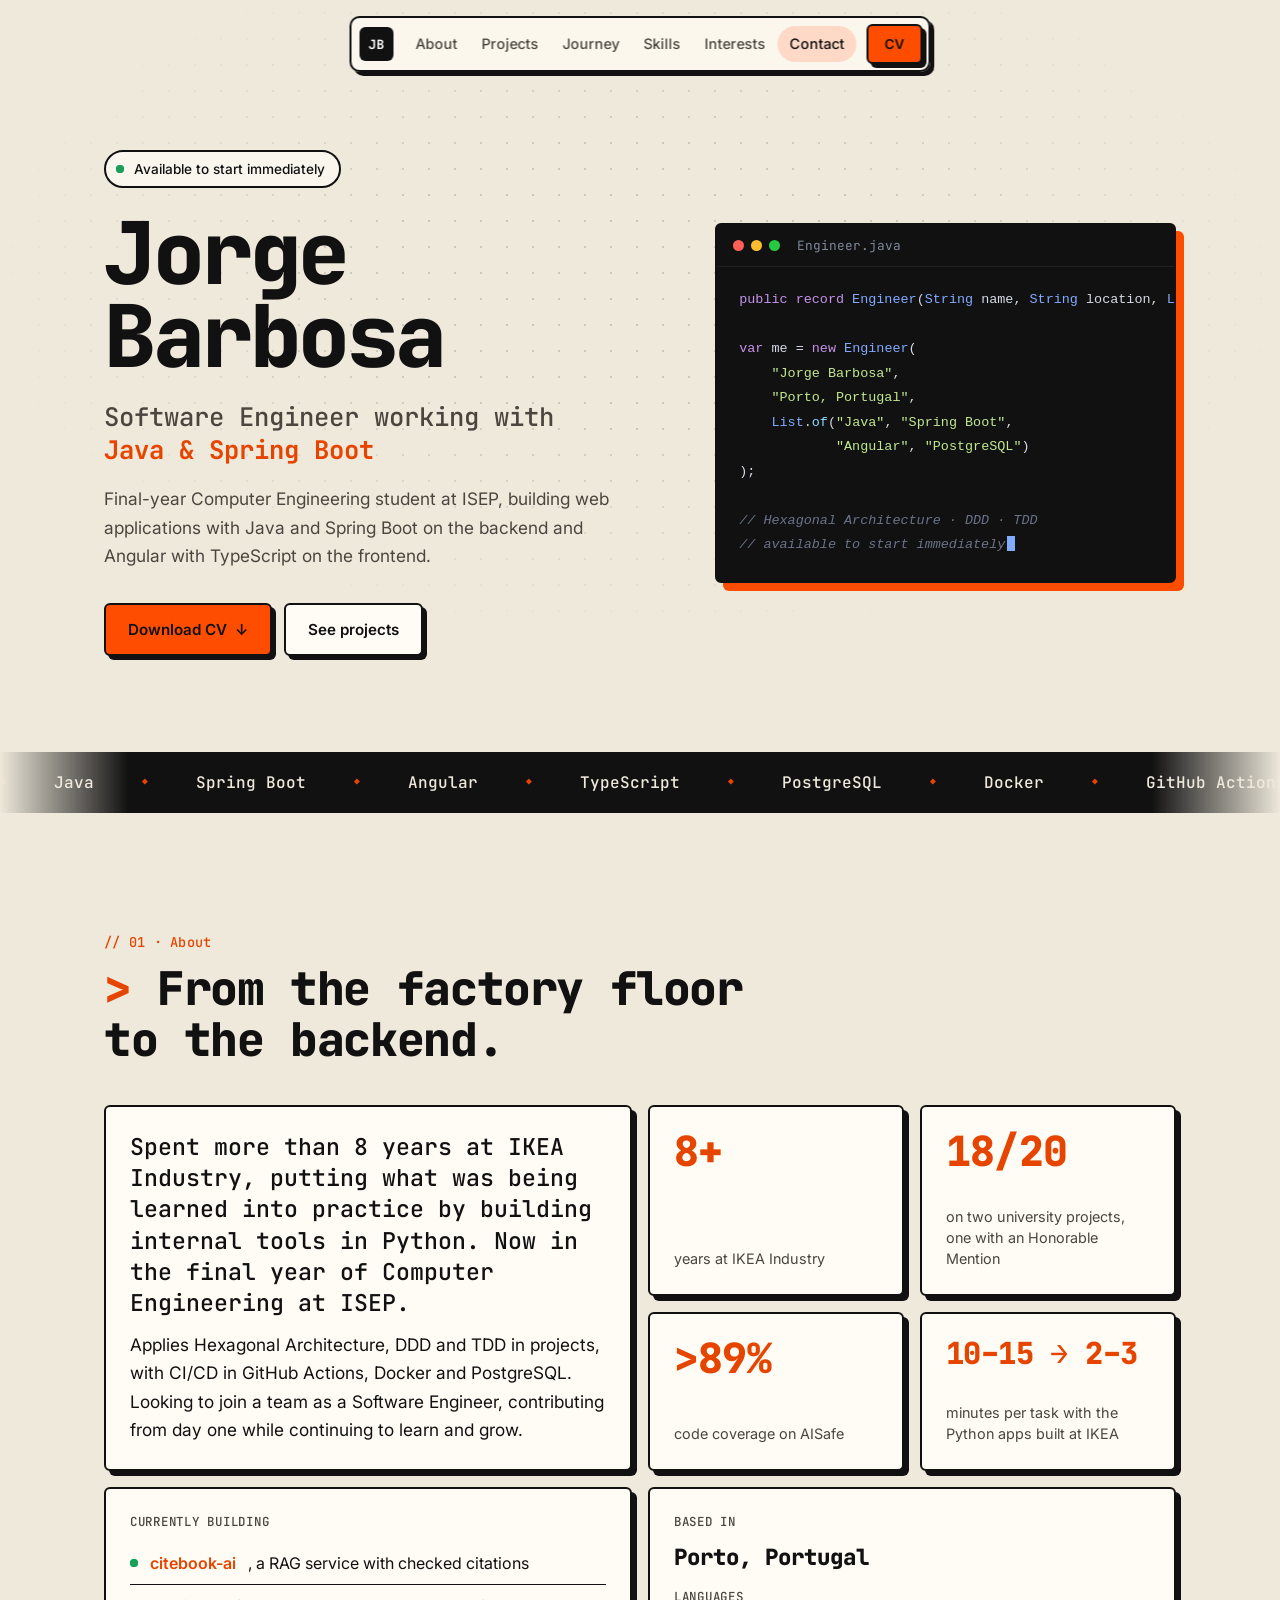
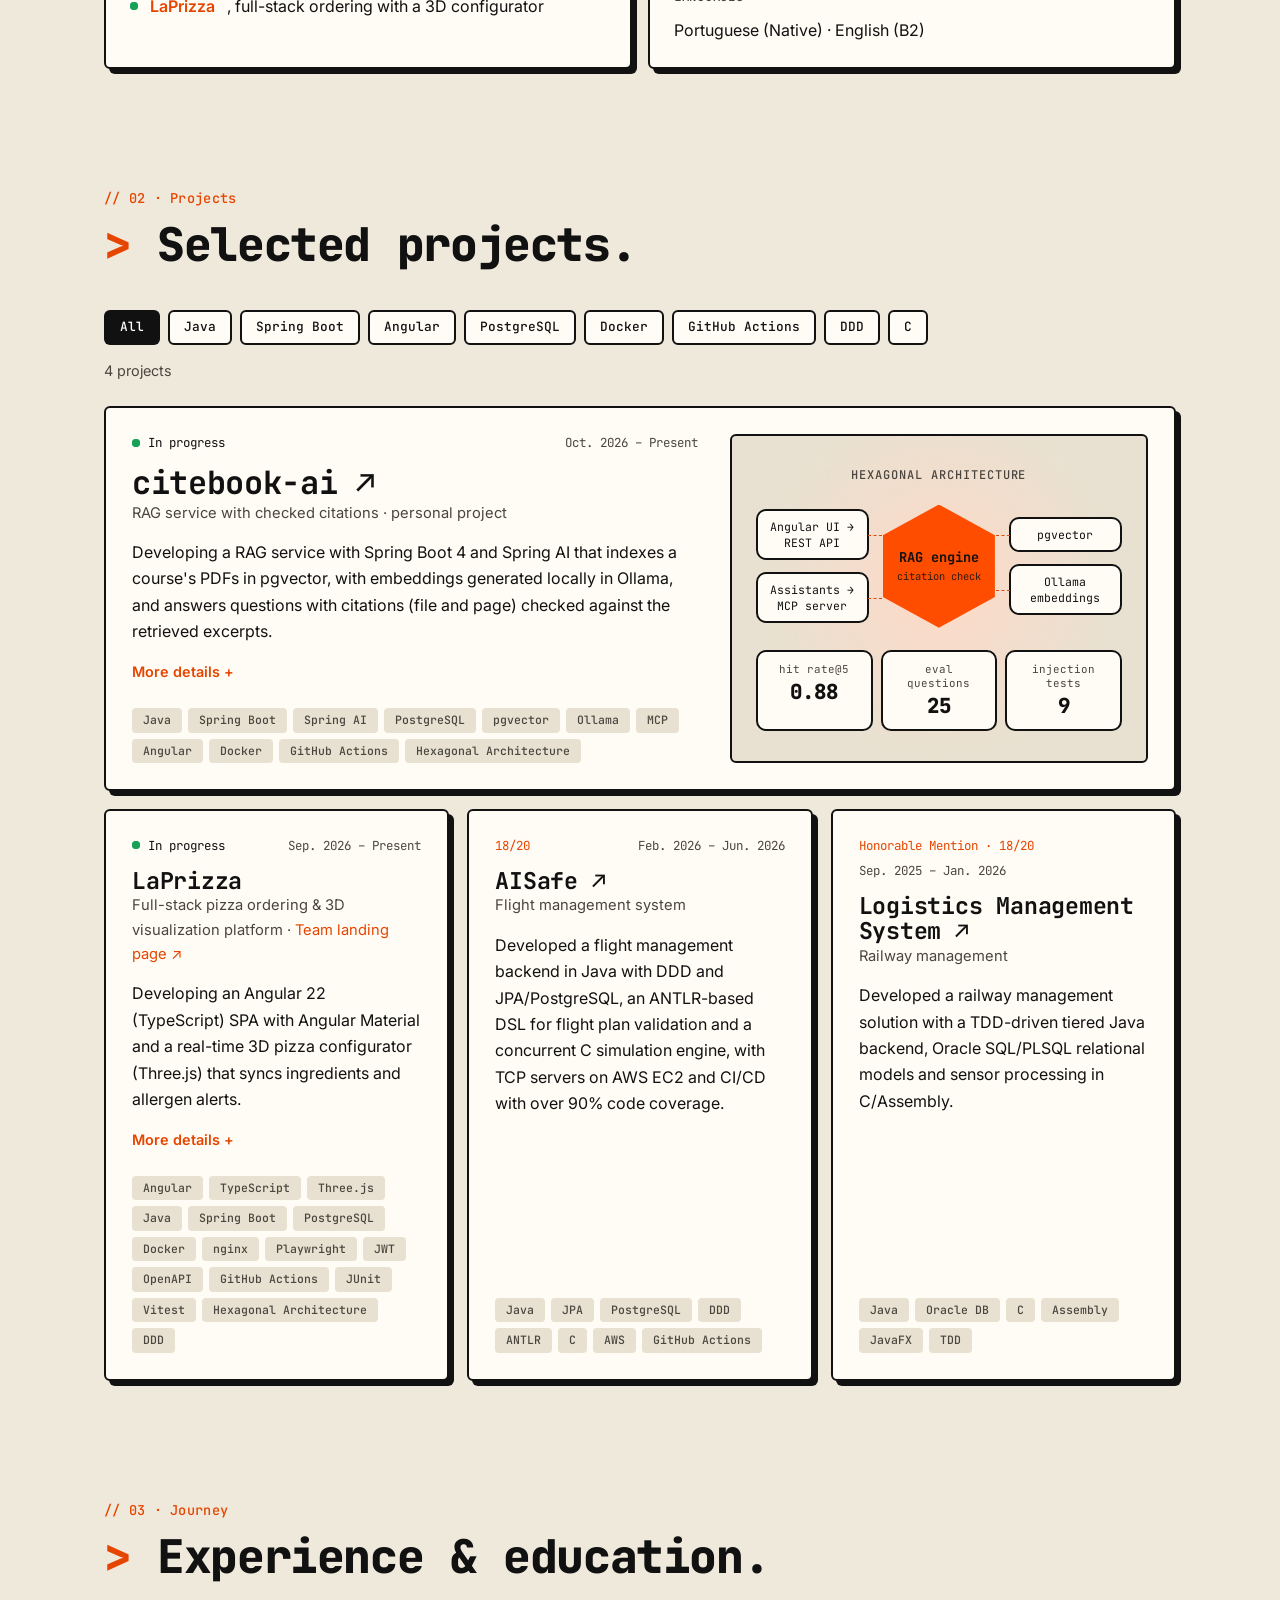
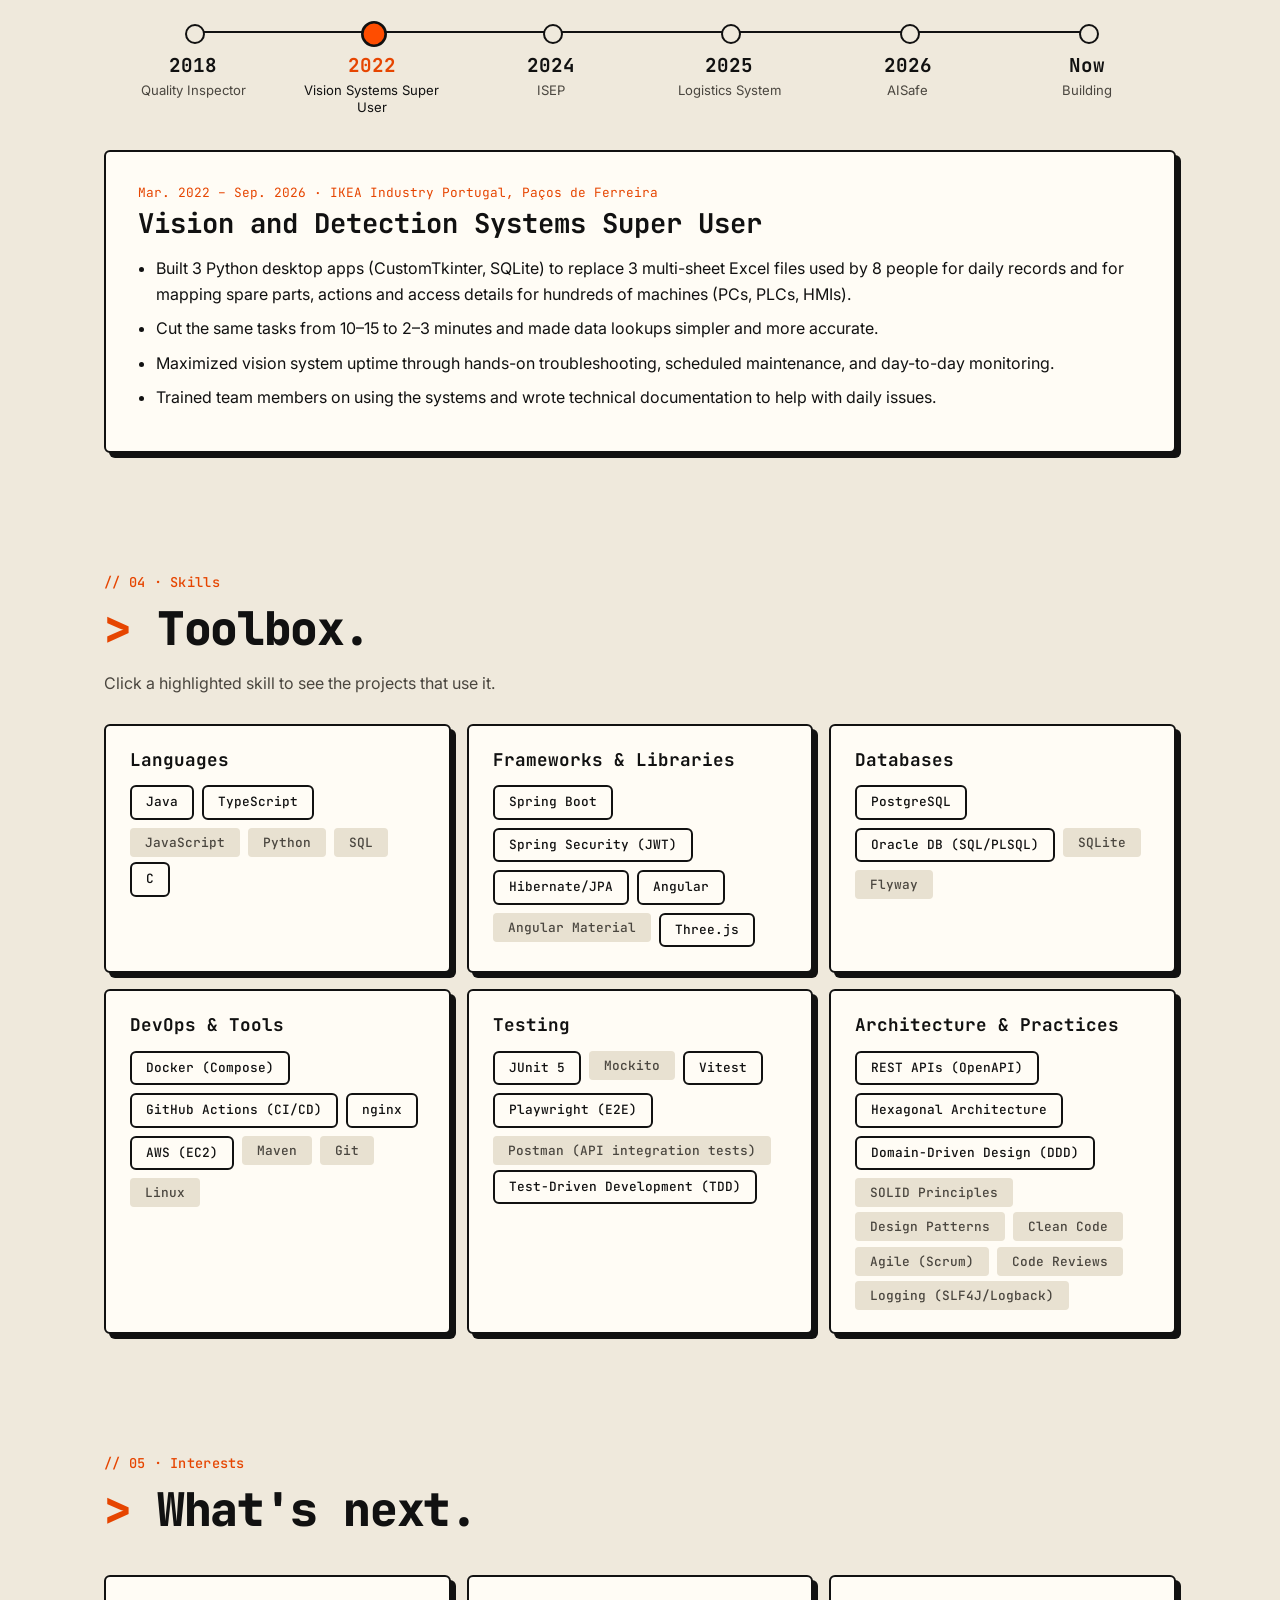
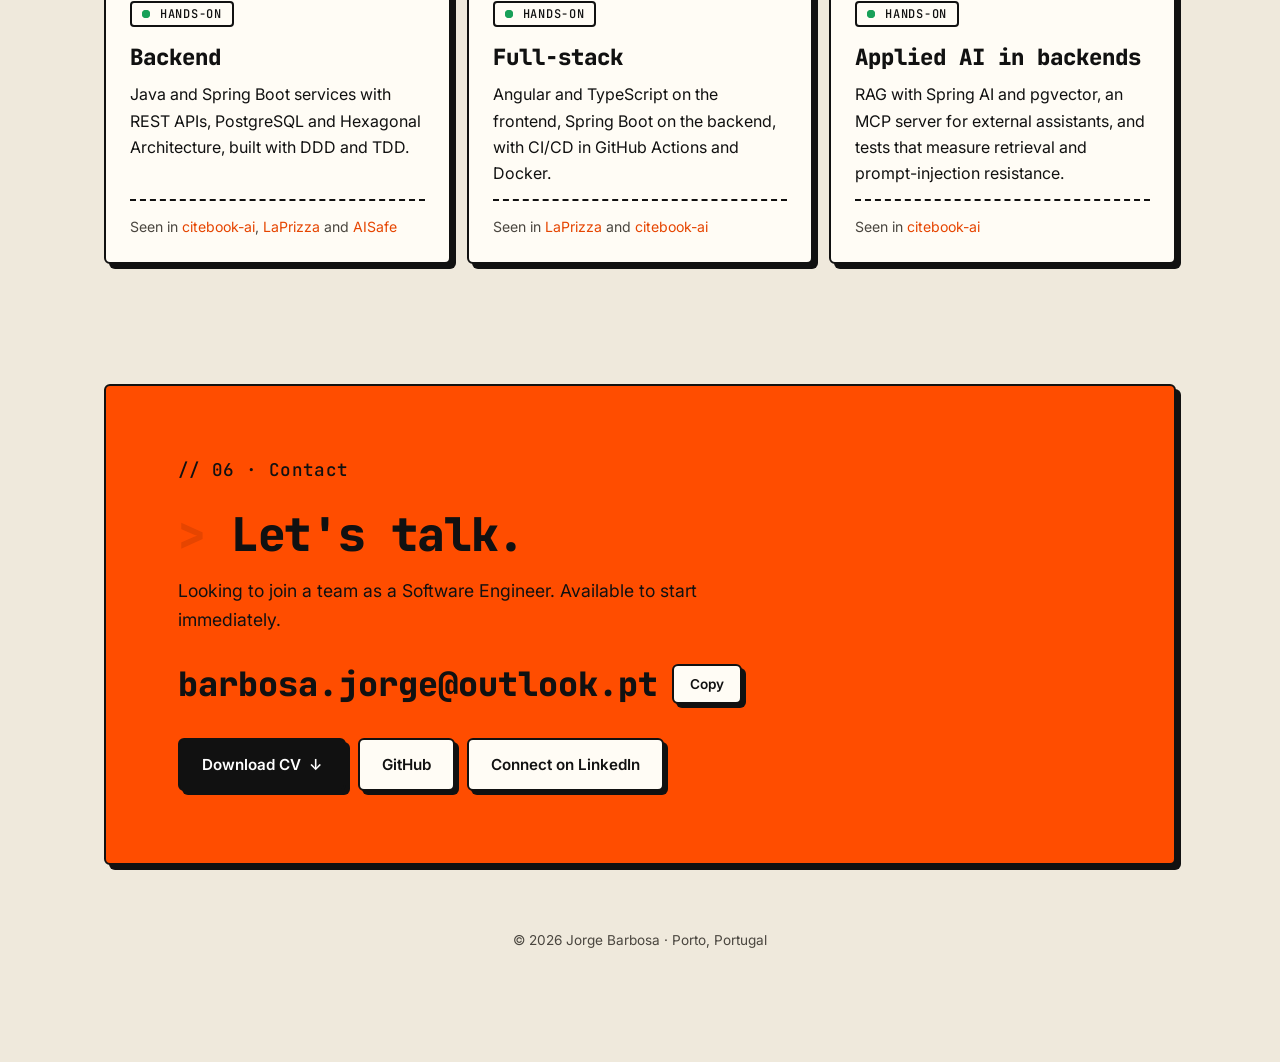
<file: index.html>
<!doctype html>
<html lang="en">
<head>
<meta charset="utf-8">
<meta name="viewport" content="width=device-width, initial-scale=1">
<title>Jorge Barbosa – Software Engineer</title>
<meta name="description" content="Jorge Barbosa, Software Engineer (Java / Spring Boot). Final-year Computer Engineering student at ISEP, Porto.">
<link rel="icon" href="data:image/svg+xml,<svg xmlns='http://www.w3.org/2000/svg' viewBox='0 0 64 64'><defs><linearGradient id='g' x1='0' y1='0' x2='1' y2='1'><stop offset='0' stop-color='%23ff4d00'/><stop offset='1' stop-color='%23ff4d00'/></linearGradient></defs><rect width='64' height='64' rx='16' fill='url(%23g)'/><text x='50%' y='55%' text-anchor='middle' dominant-baseline='middle' font-family='sans-serif' font-weight='700' font-size='26' fill='white'>JB</text></svg>">
<script>
  document.documentElement.classList.add('js');
</script>
<link rel="preconnect" href="https://fonts.googleapis.com">
<link rel="preconnect" href="https://fonts.gstatic.com" crossorigin>
<link href="https://fonts.googleapis.com/css2?family=JetBrains+Mono:wght@400;500;700;800&family=Inter:wght@400;500;600&display=swap" rel="stylesheet">
<link rel="stylesheet" href="style.css">
</head>
<body>

<nav class="nav" aria-label="Main">
  <a class="brand" href="#top" aria-label="Back to top">JB</a>
  <ul class="nav-links">
    <li><a href="#about">About</a></li>
    <li><a href="#projects">Projects</a></li>
    <li><a href="#journey">Journey</a></li>
    <li><a href="#skills">Skills</a></li>
    <li><a href="#interests">Interests</a></li>
    <li><a href="#contact">Contact</a></li>
  </ul>
  <a class="btn btn-small" href="Jorge_Barbosa_CV.pdf" download>CV</a>
</nav>

<header class="hero" id="top">
  <div class="wrap hero-grid">
    <div class="hero-text">
      <p class="badge"><span class="pulse"></span>Available to start immediately</p>
      <h1>Jorge<br>Barbosa</h1>
      <p class="role">Software Engineer working with<br><span class="rotator" id="rotator" aria-live="off">Java &amp; Spring Boot</span></p>
      <p class="lead">Final-year Computer Engineering student at ISEP, building web applications with Java and Spring Boot on the backend and Angular with TypeScript on the frontend.</p>
      <div class="actions">
        <a class="btn" href="Jorge_Barbosa_CV.pdf" download>Download CV <span aria-hidden="true">↓</span></a>
        <a class="btn btn-ghost" href="#projects">See projects</a>
      </div>
    </div>

    <figure class="code-card reveal" aria-label="Short profile written as Java code">
      <div class="code-bar"><span></span><span></span><span></span><em>Engineer.java</em></div>
<pre><code><span class="k">public record</span> <span class="t">Engineer</span>(<span class="t">String</span> name, <span class="t">String</span> location, <span class="t">List</span>&lt;<span class="t">String</span>&gt; stack) {}

<span class="k">var</span> me = <span class="k">new</span> <span class="t">Engineer</span>(
    <span class="s">"Jorge Barbosa"</span>,
    <span class="s">"Porto, Portugal"</span>,
    <span class="t">List</span>.<span class="f">of</span>(<span class="s">"Java"</span>, <span class="s">"Spring Boot"</span>,
            <span class="s">"Angular"</span>, <span class="s">"PostgreSQL"</span>)
);

<span class="c">// Hexagonal Architecture · DDD · TDD</span>
<span class="c">// available to start immediately</span><span class="caret"></span></code></pre>
    </figure>
  </div>

  <div class="marquee" aria-hidden="true">
    <div class="marquee-track">
      <span>Java</span><span>Spring Boot</span><span>Angular</span><span>TypeScript</span><span>PostgreSQL</span><span>Docker</span><span>GitHub Actions</span><span>Spring AI</span><span>pgvector</span><span>Three.js</span><span>JUnit 5</span><span>Playwright</span><span>Hexagonal Architecture</span><span>DDD</span><span>TDD</span>
      <span>Java</span><span>Spring Boot</span><span>Angular</span><span>TypeScript</span><span>PostgreSQL</span><span>Docker</span><span>GitHub Actions</span><span>Spring AI</span><span>pgvector</span><span>Three.js</span><span>JUnit 5</span><span>Playwright</span><span>Hexagonal Architecture</span><span>DDD</span><span>TDD</span>
    </div>
  </div>
</header>

<main>

  <section id="about" class="section wrap">
    <p class="kicker">01 · About</p>
    <h2>From the factory floor<br>to the backend.</h2>
    <div class="bento">
      <article class="tile tile-story reveal">
        <p>Spent more than 8 years at IKEA Industry, putting what was being learned into practice by building internal tools in Python. Now in the final year of Computer Engineering at ISEP.</p>
        <p>Applies Hexagonal Architecture, DDD and TDD in projects, with CI/CD in GitHub Actions, Docker and PostgreSQL. Looking to join a team as a Software Engineer, contributing from day one while continuing to learn and grow.</p>
      </article>
      <article class="tile stat reveal"><strong data-count="8" data-suffix="+">8+</strong><span>years at IKEA Industry</span></article>
      <article class="tile stat reveal"><strong>18/20</strong><span>on two university projects, one with an Honorable Mention</span></article>
      <article class="tile stat reveal"><strong data-count="90" data-prefix="&gt;" data-suffix="%">&gt;90%</strong><span>code coverage on AISafe</span></article>
      <article class="tile stat reveal"><strong class="sm">10–15 → 2–3</strong><span>minutes per task with the Python apps built at IKEA</span></article>
      <article class="tile tile-now reveal">
        <p class="tile-label">Currently building</p>
        <ul>
          <li><span class="pulse"></span><a href="#p-citebook">citebook-ai</a>, a RAG service with checked citations</li>
          <li><span class="pulse"></span><a href="#p-laprizza">LaPrizza</a>, full-stack ordering with a 3D configurator</li>
        </ul>
      </article>
      <article class="tile reveal">
        <p class="tile-label">Based in</p>
        <p class="big">Porto, Portugal</p>
        <p class="tile-label">Languages</p>
        <p>Portuguese (Native) · English (B2)</p>
      </article>
    </div>
  </section>

  <section id="projects" class="section wrap">
    <p class="kicker">02 · Projects</p>
    <h2>Selected projects.</h2>
    <div class="filters" id="filters" role="toolbar" aria-label="Filter projects by technology">
      <button type="button" data-tag="all" aria-pressed="true">All</button>
      <button type="button" data-tag="Java">Java</button>
      <button type="button" data-tag="Spring Boot">Spring Boot</button>
      <button type="button" data-tag="Angular">Angular</button>
      <button type="button" data-tag="PostgreSQL">PostgreSQL</button>
      <button type="button" data-tag="Docker">Docker</button>
      <button type="button" data-tag="GitHub Actions">GitHub Actions</button>
      <button type="button" data-tag="DDD">DDD</button>
      <button type="button" data-tag="C">C</button>
    </div>
    <p class="filter-status" id="filter-status" aria-live="polite"></p>

    <div class="projects">

      <article class="project featured reveal" id="p-citebook">
        <div class="project-body">
          <div class="project-meta"><span class="live"><span class="pulse"></span>In progress</span><span>Oct. 2026 – Present</span></div>
          <h3><a href="https://github.com/jo-barbosa/citebook-ai">citebook-ai <span aria-hidden="true">↗</span></a></h3>
          <p class="project-sub">RAG service with checked citations · personal project</p>
          <p>Developing a RAG service with Spring Boot 4 and Spring AI that indexes a course's PDFs in pgvector, with embeddings generated locally in Ollama, and answers questions with citations (file and page) checked against the retrieved excerpts.</p>
          <details>
            <summary>More details</summary>
            <ul>
              <li>Exposing the same engine through a REST API, used by an Angular UI that shows each answer with linked sources, and an MCP server with read-only tools for external assistants, as two inbound adapters in a Hexagonal Architecture.</li>
              <li>Evaluating retrieval with 25 questions in an automated test on GitHub Actions (hit rate@5 of 0.88), testing 9 prompt-injection attacks against the answer path and tracking rejected citations in Prometheus and Grafana.</li>
            </ul>
          </details>
          <ul class="tags">
            <li>Java</li><li>Spring Boot</li><li>Spring AI</li><li>PostgreSQL</li><li>pgvector</li><li>Ollama</li><li>MCP</li><li>Angular</li><li>Docker</li><li>GitHub Actions</li><li>Hexagonal Architecture</li>
          </ul>
        </div>
        <div class="arch" aria-label="Architecture: REST API and MCP server adapters around the RAG core, with pgvector and Ollama behind it">
          <p class="arch-label">Hexagonal Architecture</p>
          <div class="arch-grid">
            <div class="arch-col">
              <span class="node">Angular UI → REST API</span>
              <span class="node">Assistants → MCP server</span>
            </div>
            <div class="arch-core"><span>RAG engine<small>citation check</small></span></div>
            <div class="arch-col">
              <span class="node">pgvector</span>
              <span class="node">Ollama embeddings</span>
            </div>
          </div>
          <dl class="arch-stats">
            <div><dt>hit rate@5</dt><dd>0.88</dd></div>
            <div><dt>eval questions</dt><dd>25</dd></div>
            <div><dt>injection tests</dt><dd>9</dd></div>
          </dl>
        </div>
      </article>

      <article class="project reveal" id="p-laprizza">
        <div class="project-meta"><span class="live"><span class="pulse"></span>In progress</span><span>Sep. 2026 – Present</span></div>
        <h3>LaPrizza</h3>
        <p class="project-sub">Full-stack pizza ordering &amp; 3D visualization platform · <a href="https://www.laprizza.store/">Team landing page <span aria-hidden="true">↗</span></a></p>
        <p>Developing an Angular 22 (TypeScript) SPA with Angular Material and a real-time 3D pizza configurator (Three.js) that syncs ingredients and allergen alerts.</p>
        <details>
          <summary>More details</summary>
          <ul>
            <li>Building a Spring Boot 4 / Java 25 backend with Hexagonal Architecture and DDD, exposing REST endpoints documented with OpenAPI and secured with stateless JWT and role-based access control.</li>
            <li>Testing the SPA end to end with Playwright against the real API and PostgreSQL, in GitHub Actions CI and before each deployment, alongside JUnit and Vitest suites in shared pre-push Git hooks.</li>
            <li>Deploying with Docker Compose and nginx on a Debian VM through a systemd timer, validating each version in a throwaway stack with Postman and Playwright before release, with a rollback script.</li>
            <li>Working with AI coding agents (LLMs) in a spec-first workflow (brainstorm, write a plan, then implement), using agent skills and MCP servers; shared this workflow with the team.</li>
          </ul>
        </details>
        <ul class="tags">
          <li>Angular</li><li>TypeScript</li><li>Three.js</li><li>Java</li><li>Spring Boot</li><li>PostgreSQL</li><li>Docker</li><li>nginx</li><li>Playwright</li><li>JWT</li><li>OpenAPI</li><li>GitHub Actions</li><li>JUnit</li><li>Vitest</li><li>Hexagonal Architecture</li><li>DDD</li>
        </ul>
      </article>

      <article class="project reveal" id="p-aisafe">
        <div class="project-meta"><span class="grade">18/20</span><span>Feb. 2026 – Jun. 2026</span></div>
        <h3><a href="https://github.com/jo-barbosa/AIsafe-app">AISafe <span aria-hidden="true">↗</span></a></h3>
        <p class="project-sub">Flight management system</p>
        <p>Developed a flight management backend in Java with DDD and JPA/PostgreSQL, an ANTLR-based DSL for flight plan validation and a concurrent C simulation engine, with TCP servers on AWS EC2 and CI/CD with over 90% code coverage.</p>
        <ul class="tags">
          <li>Java</li><li>JPA</li><li>PostgreSQL</li><li>DDD</li><li>ANTLR</li><li>C</li><li>AWS</li><li>GitHub Actions</li>
        </ul>
      </article>

      <article class="project reveal" id="p-logistics">
        <div class="project-meta"><span class="grade">Honorable Mention · 18/20</span><span>Sep. 2025 – Jan. 2026</span></div>
        <h3><a href="https://github.com/jo-barbosa/Logistic-on-Rails">Logistics Management System <span aria-hidden="true">↗</span></a></h3>
        <p class="project-sub">Railway management</p>
        <p>Developed a railway management solution with a TDD-driven tiered Java backend, Oracle SQL/PLSQL relational models and sensor processing in C/Assembly.</p>
        <ul class="tags">
          <li>Java</li><li>Oracle DB</li><li>C</li><li>Assembly</li><li>JavaFX</li><li>TDD</li>
        </ul>
      </article>

    </div>
  </section>

  <section id="journey" class="section wrap">
    <p class="kicker">03 · Journey</p>
    <h2>Experience &amp; education.</h2>
    <div class="journey">
      <div class="journey-rail" role="tablist" aria-label="Career milestones">
        <button type="button" role="tab" id="t-2018" aria-controls="m-2018"><b>2018</b><span>Quality Inspector</span></button>
        <button type="button" role="tab" id="t-2022" aria-controls="m-2022"><b>2022</b><span>Vision Systems Super User</span></button>
        <button type="button" role="tab" id="t-2024" aria-controls="m-2024"><b>2024</b><span>ISEP</span></button>
        <button type="button" role="tab" id="t-2025" aria-controls="m-2025"><b>2025</b><span>Logistics System</span></button>
        <button type="button" role="tab" id="t-2026" aria-controls="m-2026"><b>2026</b><span>AISafe</span></button>
        <button type="button" role="tab" id="t-now" aria-controls="m-now"><b>Now</b><span>Building</span></button>
      </div>

      <div class="journey-panels">
        <article class="panel" role="tabpanel" id="m-2018" aria-labelledby="t-2018">
          <p class="panel-when">Apr. 2018 – Mar. 2022 · IKEA Industry Portugal, Paços de Ferreira</p>
          <h3>Quality Inspector</h3>
          <ul>
            <li>Monitored production lines for compliance with global quality standards, identifying deviations and proposing process improvements.</li>
          </ul>
        </article>
        <article class="panel" role="tabpanel" id="m-2022" aria-labelledby="t-2022">
          <p class="panel-when">Mar. 2022 – Sep. 2026 · IKEA Industry Portugal, Paços de Ferreira</p>
          <h3>Vision and Detection Systems Super User</h3>
          <ul>
            <li>Built 3 Python desktop apps (CustomTkinter, SQLite) to replace 3 multi-sheet Excel files used by 8 people for daily records and for mapping spare parts, actions and access details for hundreds of machines (PCs, PLCs, HMIs).</li>
            <li>Cut the same tasks from 10–15 to 2–3 minutes and made data lookups simpler and more accurate.</li>
            <li>Maximized vision system uptime through hands-on troubleshooting, scheduled maintenance, and day-to-day monitoring.</li>
            <li>Trained team members on using the systems and wrote technical documentation to help with daily issues.</li>
          </ul>
        </article>
        <article class="panel" role="tabpanel" id="m-2024" aria-labelledby="t-2024">
          <p class="panel-when">Sep. 2024 – Jun. 2027 (Expected) · Porto, Portugal</p>
          <h3>B.Sc. in Computer Engineering</h3>
          <p>ISEP – Instituto Superior de Engenharia do Porto.</p>
          <p class="tile-label">Certifications</p>
          <ul>
            <li><a href="https://www.udemy.com/certificate/UC-381d5627-20d6-4810-b066-f1e52c23ea11/">Java Masterclass 2025: 130+ Hours of Expert Lessons</a></li>
            <li><a href="https://www.udemy.com/certificate/UC-9346fe86-c88e-4405-b00d-e1b4fb0cb5c3/">Master Spring Boot 3 &amp; Spring Framework 6 with Java</a></li>
          </ul>
        </article>
        <article class="panel" role="tabpanel" id="m-2025" aria-labelledby="t-2025">
          <p class="panel-when">Sep. 2025 – Jan. 2026 · ISEP</p>
          <h3>Logistics Management System</h3>
          <p>Railway management solution in Java, Oracle SQL/PLSQL and C/Assembly. Earned an Honorable Mention (grade 18/20).</p>
          <a class="more" href="#p-logistics">See the project ↑</a>
        </article>
        <article class="panel" role="tabpanel" id="m-2026" aria-labelledby="t-2026">
          <p class="panel-when">Feb. 2026 – Jun. 2026 · ISEP</p>
          <h3>AISafe – Flight Management System</h3>
          <p>Java backend with DDD and JPA/PostgreSQL, an ANTLR-based DSL and a concurrent C simulation engine on AWS EC2 (grade 18/20).</p>
          <a class="more" href="#p-aisafe">See the project ↑</a>
        </article>
        <article class="panel" role="tabpanel" id="m-now" aria-labelledby="t-now">
          <p class="panel-when">Sep. 2026 – Present</p>
          <h3>LaPrizza and citebook-ai</h3>
          <p>Building a full-stack ordering platform with Angular and Spring Boot 4, and a RAG service with Spring AI and pgvector. Available to start immediately.</p>
          <a class="more" href="#p-citebook">See the projects ↑</a>
        </article>
      </div>
    </div>
  </section>

  <section id="skills" class="section wrap">
    <p class="kicker">04 · Skills</p>
    <h2>Toolbox.</h2>
    <p class="hint">Click a highlighted skill to see the projects that use it.</p>
    <div class="skill-groups">
      <div class="skill-group reveal">
        <h3>Languages</h3>
        <ul class="chips">
          <li><button type="button" data-tag="Java">Java</button></li>
          <li><button type="button" data-tag="TypeScript">TypeScript</button></li>
          <li><span>JavaScript</span></li>
          <li><span>Python</span></li>
          <li><span>SQL</span></li>
          <li><button type="button" data-tag="C">C</button></li>
        </ul>
      </div>
      <div class="skill-group reveal">
        <h3>Frameworks &amp; Libraries</h3>
        <ul class="chips">
          <li><button type="button" data-tag="Spring Boot">Spring Boot</button></li>
          <li><button type="button" data-tag="JWT">Spring Security (JWT)</button></li>
          <li><button type="button" data-tag="JPA">Hibernate/JPA</button></li>
          <li><button type="button" data-tag="Angular">Angular</button></li>
          <li><span>Angular Material</span></li>
          <li><button type="button" data-tag="Three.js">Three.js</button></li>
        </ul>
      </div>
      <div class="skill-group reveal">
        <h3>Databases</h3>
        <ul class="chips">
          <li><button type="button" data-tag="PostgreSQL">PostgreSQL</button></li>
          <li><button type="button" data-tag="Oracle DB">Oracle DB (SQL/PLSQL)</button></li>
          <li><span>SQLite</span></li>
          <li><span>Flyway</span></li>
        </ul>
      </div>
      <div class="skill-group reveal">
        <h3>DevOps &amp; Tools</h3>
        <ul class="chips">
          <li><button type="button" data-tag="Docker">Docker (Compose)</button></li>
          <li><button type="button" data-tag="GitHub Actions">GitHub Actions (CI/CD)</button></li>
          <li><button type="button" data-tag="nginx">nginx</button></li>
          <li><button type="button" data-tag="AWS">AWS (EC2)</button></li>
          <li><span>Maven</span></li>
          <li><span>Git</span></li>
          <li><span>Linux</span></li>
        </ul>
      </div>
      <div class="skill-group reveal">
        <h3>Testing</h3>
        <ul class="chips">
          <li><button type="button" data-tag="JUnit">JUnit 5</button></li>
          <li><span>Mockito</span></li>
          <li><button type="button" data-tag="Vitest">Vitest</button></li>
          <li><button type="button" data-tag="Playwright">Playwright (E2E)</button></li>
          <li><span>Postman (API integration tests)</span></li>
          <li><button type="button" data-tag="TDD">Test-Driven Development (TDD)</button></li>
        </ul>
      </div>
      <div class="skill-group reveal">
        <h3>Architecture &amp; Practices</h3>
        <ul class="chips">
          <li><button type="button" data-tag="OpenAPI">REST APIs (OpenAPI)</button></li>
          <li><button type="button" data-tag="Hexagonal Architecture">Hexagonal Architecture</button></li>
          <li><button type="button" data-tag="DDD">Domain-Driven Design (DDD)</button></li>
          <li><span>SOLID Principles</span></li>
          <li><span>Design Patterns</span></li>
          <li><span>Clean Code</span></li>
          <li><span>Agile (Scrum)</span></li>
          <li><span>Code Reviews</span></li>
          <li><span>Logging (SLF4J/Logback)</span></li>
        </ul>
      </div>
    </div>
  </section>

  <section id="interests" class="section wrap">
    <p class="kicker">05 · Interests</p>
    <h2>What's next.</h2>
    <div class="interests">
      <article class="tile interest reveal">
        <p class="interest-status"><span class="pulse"></span>Hands-on</p>
        <h3>Backend</h3>
        <p>Java and Spring Boot services with REST APIs, PostgreSQL and Hexagonal Architecture, built with DDD and TDD.</p>
        <p class="interest-proof">Seen in <a href="#p-citebook">citebook-ai</a>, <a href="#p-laprizza">LaPrizza</a> and <a href="#p-aisafe">AISafe</a></p>
      </article>
      <article class="tile interest reveal">
        <p class="interest-status"><span class="pulse"></span>Hands-on</p>
        <h3>Full-stack</h3>
        <p>Angular and TypeScript on the frontend, Spring Boot on the backend, with CI/CD in GitHub Actions and Docker.</p>
        <p class="interest-proof">Seen in <a href="#p-laprizza">LaPrizza</a> and <a href="#p-citebook">citebook-ai</a></p>
      </article>
      <article class="tile interest reveal">
        <p class="interest-status"><span class="pulse"></span>Hands-on</p>
        <h3>Applied AI in backends</h3>
        <p>RAG with Spring AI and pgvector, an MCP server for external assistants, and tests that measure retrieval and prompt-injection resistance.</p>
        <p class="interest-proof">Seen in <a href="#p-citebook">citebook-ai</a></p>
      </article>
    </div>
  </section>

  <section id="contact" class="section wrap">
    <div class="cta reveal">
      <p class="kicker">06 · Contact</p>
      <h2>Let's talk.</h2>
      <p>Looking to join a team as a Software Engineer. Available to start immediately.</p>
      <div class="email-row">
        <a class="email" href="mailto:barbosa.jorge@outlook.pt">barbosa.jorge@outlook.pt</a>
        <button type="button" class="btn btn-ghost btn-small" id="copy-email" data-email="barbosa.jorge@outlook.pt">Copy</button>
      </div>
      <div class="actions">
        <a class="btn" href="Jorge_Barbosa_CV.pdf" download>Download CV <span aria-hidden="true">↓</span></a>
        <a class="btn btn-ghost" href="https://github.com/jo-barbosa">GitHub</a>
        <a class="btn btn-ghost" href="https://linkedin.com/in/jo-barbosa/" target="_blank" rel="noopener">Connect on LinkedIn</a>
      </div>
    </div>
  </section>

</main>

<footer class="footer">© 2026 Jorge Barbosa · Porto, Portugal</footer>

<aside class="dock" id="dock" aria-label="Quick contact">
  <a class="dock-btn dock-linkedin" href="https://linkedin.com/in/jo-barbosa/" target="_blank" rel="noopener"><svg viewBox="0 0 24 24" aria-hidden="true"><path d="M20.45 20.45h-3.55v-5.57c0-1.33-.03-3.04-1.85-3.04-1.85 0-2.14 1.45-2.14 2.94v5.67H9.35V9h3.41v1.56h.05c.48-.9 1.64-1.85 3.37-1.85 3.6 0 4.27 2.37 4.27 5.46v6.28zM5.34 7.43a2.06 2.06 0 1 1 0-4.12 2.06 2.06 0 0 1 0 4.12zM7.12 20.45H3.56V9h3.56v11.45zM22.22 0H1.77C.79 0 0 .77 0 1.73v20.54C0 23.23.79 24 1.77 24h20.45c.98 0 1.78-.77 1.78-1.73V1.73C24 .77 23.2 0 22.22 0z"/></svg>Connect on LinkedIn</a>
  <a class="dock-btn" href="mailto:barbosa.jorge@outlook.pt" aria-label="Send an email" title="Send an email"><svg viewBox="0 0 24 24" aria-hidden="true"><path d="M3 5h18a1 1 0 0 1 1 1v12a1 1 0 0 1-1 1H3a1 1 0 0 1-1-1V6a1 1 0 0 1 1-1zm.8 2 8.2 6.1L20.2 7H3.8zM20 9.2l-7.4 5.5a1 1 0 0 1-1.2 0L4 9.2V17h16V9.2z"/></svg></a>
</aside>

<script src="script.js"></script>
</body>
</html>
</file>
<file: style.css>
:root {
  --bg: #efe9dc;
  --surface: #fffcf5;
  --surface-2: #e8e1d1;
  --text: #111111;
  --muted: #4a463f;
  --border: #111111;
  --a1: #ff4d00;
  --a2: #ff4d00;
  --accent: #e64500;
  --accent-soft: #ffd9c7;
  --on-accent: #111111;
  --dot: rgba(0, 0, 0, .14);
  --code-bg: #111111;
  --ok: #18a058;
  --shadow: 5px 5px 0 #111111;
  color-scheme: light;
}

* { box-sizing: border-box; }
html { scroll-behavior: smooth; scroll-padding-top: 96px; }
body {
  margin: 0;
  background: var(--bg);
  color: var(--text);
  font: 16px/1.65 Inter, system-ui, sans-serif;
  -webkit-font-smoothing: antialiased;
  overflow-x: hidden;
}
a { color: var(--accent); text-decoration: none; }
a:hover { text-decoration: underline; text-underline-offset: 3px; }
h1, h2, h3 { font-family: "JetBrains Mono", Inter, sans-serif; line-height: 1.1; margin: 0; }
button { font: inherit; color: inherit; cursor: pointer; }
:focus-visible { outline: 2px solid var(--accent); outline-offset: 3px; border-radius: 6px; }
::selection { background: var(--accent); color: var(--on-accent); }

.wrap { max-width: 1120px; margin: 0 auto; padding: 0 24px; }

/* Nav: floating pill */
.nav {
  position: fixed;
  top: 16px;
  left: 50%;
  transform: translateX(-50%);
  z-index: 20;
  display: flex;
  align-items: center;
  gap: 6px;
  padding: 6px 6px 6px 8px;
  background: color-mix(in srgb, var(--surface) 72%, transparent);
  border: 1px solid var(--border);
  border-radius: 999px;
  backdrop-filter: blur(14px) saturate(1.4);
  -webkit-backdrop-filter: blur(14px) saturate(1.4);
  box-shadow: var(--shadow);
}
.brand {
  display: grid;
  place-items: center;
  width: 34px; height: 34px;
  border-radius: 50%;
  background: linear-gradient(135deg, var(--a1), var(--a2));
  color: #fff;
  font: 700 .8rem "JetBrains Mono", sans-serif;
}
.brand:hover { text-decoration: none; }
.nav-links { display: flex; list-style: none; margin: 0 4px; padding: 0; }
.nav-links a {
  display: block;
  padding: 6px 12px;
  border-radius: 999px;
  color: var(--muted);
  font-size: .9rem;
  font-weight: 500;
  transition: color .2s, background .2s;
}
.nav-links a:hover { color: var(--text); text-decoration: none; }
.nav-links a[aria-current="true"] { color: var(--text); background: var(--accent-soft); }

/* Buttons */
.btn {
  display: inline-flex;
  align-items: center;
  gap: 8px;
  padding: 12px 22px;
  border: 1px solid transparent;
  border-radius: 999px;
  background: linear-gradient(100deg, var(--a1), var(--a2));
  color: #fff;
  font-weight: 600;
  font-size: .95rem;
  transition: transform .2s, box-shadow .2s;
}
.btn:hover { text-decoration: none; transform: translateY(-1px); box-shadow: 0 8px 24px -8px var(--a1); }
.btn-ghost { background: var(--surface); border-color: var(--border); color: var(--text); }
.btn-ghost:hover { border-color: var(--accent); box-shadow: none; }
.btn-small { padding: 7px 16px; font-size: .85rem; }
.actions { display: flex; flex-wrap: wrap; gap: 12px; }

/* Hero */
.hero { position: relative; padding: 150px 0 0; overflow: hidden; }
.hero::before {
  content: "";
  position: absolute;
  inset: 0;
  background-image: radial-gradient(var(--dot) 1px, transparent 1px);
  background-size: 26px 26px;
  -webkit-mask-image: radial-gradient(ellipse 70% 60% at 50% 35%, #000 30%, transparent 75%);
  mask-image: radial-gradient(ellipse 70% 60% at 50% 35%, #000 30%, transparent 75%);
  pointer-events: none;
}
.hero-grid {
  position: relative;
  display: grid;
  grid-template-columns: 1.1fr .9fr;
  align-items: center;
  gap: 48px;
}
.badge {
  display: inline-flex;
  align-items: center;
  gap: 10px;
  margin: 0 0 24px;
  padding: 6px 14px 6px 10px;
  border: 1px solid var(--border);
  border-radius: 999px;
  background: color-mix(in srgb, var(--surface) 70%, transparent);
  font-size: .85rem;
  font-weight: 500;
}
.pulse {
  position: relative;
  display: inline-block;
  flex: none;
  width: 8px; height: 8px;
  border-radius: 50%;
  background: var(--ok);
}
.pulse::after {
  content: "";
  position: absolute;
  inset: 0;
  border-radius: 50%;
  background: var(--ok);
  animation: ping 1.8s cubic-bezier(0, 0, .2, 1) infinite;
}
@keyframes ping { 75%, 100% { transform: scale(2.6); opacity: 0; } }
.hero h1 {
  font-size: clamp(3.4rem, 9vw, 6.5rem);
  font-weight: 800;
  letter-spacing: -.035em;
  line-height: .95;
}
.role {
  margin: 24px 0 18px;
  font-family: "JetBrains Mono", sans-serif;
  font-size: clamp(1.25rem, 2.4vw, 1.6rem);
  font-weight: 500;
  color: var(--muted);
  line-height: 1.3;
}
.rotator {
  display: inline-block;
  font-weight: 700;
  background: linear-gradient(100deg, var(--a1), var(--a2));
  -webkit-background-clip: text;
  background-clip: text;
  color: transparent;
  transition: opacity .35s, transform .35s;
}
.rotator.out { opacity: 0; transform: translateY(8px); }
.lead { max-width: 540px; margin: 0 0 32px; color: var(--muted); font-size: 1.08rem; }

/* Code card */
.code-card {
  margin: 0;
  border-radius: 16px;
  background: var(--code-bg);
  border: 1px solid rgba(255, 255, 255, .08);
  box-shadow: 0 30px 80px -30px rgba(20, 24, 60, .55);
  overflow: hidden;
  transform: perspective(1200px) rotateY(-6deg) rotateX(3deg);
  transition: transform .6s;
}
.code-card:hover { transform: none; }
.code-bar { display: flex; align-items: center; gap: 7px; padding: 12px 16px; border-bottom: 1px solid rgba(255, 255, 255, .06); }
.code-bar span { width: 11px; height: 11px; border-radius: 50%; background: #ff5f57; }
.code-bar span:nth-child(2) { background: #febc2e; }
.code-bar span:nth-child(3) { background: #28c840; }
.code-bar em { margin-left: 10px; color: #7f879a; font: normal .8rem "JetBrains Mono", monospace; }
.code-card pre {
  margin: 0;
  padding: 20px 22px 24px;
  overflow-x: auto;
  color: #d6dbe8;
  font: .84rem/1.75 "JetBrains Mono", ui-monospace, monospace;
}
.code-card .k { color: #c792ea; }
.code-card .t { color: #82aaff; }
.code-card .s { color: #c3e88d; }
.code-card .f { color: #89ddff; }
.code-card .c { color: #6b7389; font-style: italic; }
.caret { display: inline-block; width: 8px; height: 1.1em; margin-left: 2px; vertical-align: -3px; background: #82aaff; animation: blink 1.1s steps(1) infinite; }
@keyframes blink { 50% { opacity: 0; } }

/* Marquee */
.marquee {
  position: relative;
  margin-top: 96px;
  padding: 18px 0;
  border-block: 1px solid var(--border);
  overflow: hidden;
  -webkit-mask-image: linear-gradient(90deg, transparent, #000 10%, #000 90%, transparent);
  mask-image: linear-gradient(90deg, transparent, #000 10%, #000 90%, transparent);
}
.marquee-track { display: flex; gap: 48px; width: max-content; animation: scroll 40s linear infinite; }
.marquee-track span {
  color: var(--muted);
  font: 500 1rem "JetBrains Mono", monospace;
  white-space: nowrap;
}
.marquee-track span::before { content: "◆"; margin-right: 48px; color: var(--accent); font-size: .6rem; vertical-align: 3px; }
@keyframes scroll { to { transform: translateX(-50%); } }

/* Sections */
.section { padding-top: 120px; }
.kicker {
  margin: 0 0 12px;
  color: var(--accent);
  font: 500 .85rem "JetBrains Mono", monospace;
  letter-spacing: .02em;
}
.section h2 {
  margin-bottom: 40px;
  font-size: clamp(2.2rem, 5vw, 3.4rem);
  font-weight: 800;
  letter-spacing: -.03em;
}

/* Bento */
.bento {
  display: grid;
  grid-template-columns: repeat(4, 1fr);
  gap: 16px;
}
.tile {
  padding: 24px;
  background: var(--surface);
  border: 1px solid var(--border);
  border-radius: 20px;
  box-shadow: var(--shadow);
  transition: border-color .3s, transform .3s;
}
.tile:hover { border-color: color-mix(in srgb, var(--accent) 40%, var(--border)); transform: translateY(-3px); }
.tile p { margin: 0 0 12px; }
.tile p:last-child { margin-bottom: 0; }
.tile-story { grid-column: span 2; grid-row: span 2; font-size: 1.08rem; }
.tile-story p:first-child { font-family: "JetBrains Mono", sans-serif; font-size: 1.45rem; line-height: 1.35; font-weight: 500; }
.tile-now, .tile-now + .tile { grid-column: span 2; }
.stat { display: flex; flex-direction: column; justify-content: space-between; gap: 12px; }
.stat strong {
  font: 800 clamp(1.8rem, 3.4vw, 2.6rem)/1 "JetBrains Mono", sans-serif;
  letter-spacing: -.02em;
  background: linear-gradient(100deg, var(--a1), var(--a2));
  -webkit-background-clip: text;
  background-clip: text;
  color: transparent;
}
.stat strong.sm { font-size: clamp(1.4rem, 2.4vw, 1.9rem); }
.stat span { color: var(--muted); font-size: .9rem; line-height: 1.45; }
.tile-label {
  margin: 0 0 10px;
  color: var(--muted);
  font: 500 .78rem "JetBrains Mono", monospace;
  text-transform: uppercase;
  letter-spacing: .06em;
}
.tile .tile-label:not(:first-child) { margin-top: 16px; }
.big { font: 700 1.4rem "JetBrains Mono", sans-serif; }
.tile-now ul { list-style: none; margin: 0; padding: 0; }
.tile-now li { display: flex; align-items: center; gap: 12px; padding: 8px 0; }
.tile-now li + li { border-top: 1px solid var(--border); }
.tile-now a { font-weight: 600; }

/* Filters & chips */
.filters { display: flex; flex-wrap: wrap; gap: 8px; }
.filters button,
.chips button,
.chips span,
.tags li {
  padding: 5px 14px;
  border: 1px solid var(--border);
  border-radius: 999px;
  background: var(--surface);
  font: 500 .8rem/1.6 "JetBrains Mono", ui-monospace, monospace;
  transition: border-color .2s, color .2s, background .2s;
}
.filters button:hover,
.chips button:hover { border-color: var(--accent); color: var(--accent); }
.filters button[aria-pressed="true"] {
  background: linear-gradient(100deg, var(--a1), var(--a2));
  border-color: transparent;
  color: #fff;
}
.filter-status { margin: 14px 0 24px; min-height: 1.6em; color: var(--muted); font-size: .9rem; }
.filter-status button {
  margin-left: 8px;
  padding: 0;
  border: 0;
  background: none;
  color: var(--accent);
  font-weight: 500;
  text-decoration: underline;
  text-underline-offset: 3px;
}

/* Projects */
.projects { display: grid; grid-template-columns: repeat(3, 1fr); gap: 18px; }
.project {
  display: flex;
  flex-direction: column;
  padding: 26px;
  background: var(--surface);
  border: 1px solid var(--border);
  border-radius: 20px;
  box-shadow: var(--shadow);
  transition: border-color .3s, transform .3s, opacity .3s;
}
.project:hover { border-color: color-mix(in srgb, var(--accent) 40%, var(--border)); transform: translateY(-4px); }
.project[hidden] { display: none; }
.project h3 { font-size: 1.45rem; font-weight: 700; letter-spacing: -.01em; }
.project h3 a { color: var(--text); }
.project h3 a:hover { color: var(--accent); text-decoration: none; }
.project-meta {
  display: flex;
  flex-wrap: wrap;
  justify-content: space-between;
  gap: 8px;
  margin-bottom: 14px;
  color: var(--muted);
  font: .78rem "JetBrains Mono", monospace;
}
.live, .grade { display: inline-flex; align-items: center; gap: 8px; color: var(--text); }
.grade { color: var(--accent); }
.project-sub { margin: 6px 0 14px; color: var(--muted); font-size: .92rem; }
.project > p, .project-body > p { margin-top: 0; }
details { margin-bottom: 18px; }
summary {
  width: fit-content;
  color: var(--accent);
  cursor: pointer;
  font-size: .9rem;
  font-weight: 600;
  list-style: none;
}
summary::-webkit-details-marker { display: none; }
summary::after { content: " +"; }
details[open] summary::after { content: " −"; }
details ul { margin: 12px 0 0; padding-left: 18px; }
details li { margin-bottom: 8px; font-size: .95rem; }
.tags {
  display: flex;
  flex-wrap: wrap;
  gap: 6px;
  list-style: none;
  margin: auto 0 0;
  padding: 6px 0 0;
}
.tags li { padding: 2px 10px; font-size: .72rem; color: var(--muted); background: var(--surface-2); border-color: transparent; }
.tags li.match { background: var(--accent-soft); border-color: var(--accent); color: var(--accent); }

.featured {
  grid-column: 1 / -1;
  display: grid;
  grid-template-columns: 1.15fr .85fr;
  gap: 32px;
}
.project-body { display: flex; flex-direction: column; }
.featured h3 { font-size: 2rem; }

/* Architecture diagram */
.arch {
  align-self: stretch;
  display: flex;
  flex-direction: column;
  justify-content: center;
  gap: 22px;
  padding: 24px;
  border-radius: 16px;
  background:
    radial-gradient(circle at 50% 45%, var(--accent-soft), transparent 65%),
    var(--surface-2);
  border: 1px solid var(--border);
}
.arch-label { margin: 0; text-align: center; color: var(--muted); font: 500 .75rem "JetBrains Mono", monospace; text-transform: uppercase; letter-spacing: .08em; }
.arch-grid { display: grid; grid-template-columns: 1fr auto 1fr; align-items: center; gap: 14px; }
.arch-col { display: flex; flex-direction: column; gap: 12px; }
.node {
  position: relative;
  padding: 8px 10px;
  border: 1px solid var(--border);
  border-radius: 10px;
  background: var(--surface);
  text-align: center;
  font: .72rem/1.35 "JetBrains Mono", monospace;
}
.arch-col:first-child .node::after,
.arch-col:last-child .node::before {
  content: "";
  position: absolute;
  top: 50%;
  width: 14px;
  border-top: 1px dashed var(--accent);
}
.arch-col:first-child .node::after { right: -15px; }
.arch-col:last-child .node::before { left: -15px; }
.arch-core {
  display: grid;
  place-items: center;
  width: 112px;
  aspect-ratio: 1 / 1.1;
  clip-path: polygon(50% 0, 100% 25%, 100% 75%, 50% 100%, 0 75%, 0 25%);
  background: linear-gradient(140deg, var(--a1), var(--a2));
  color: #fff;
  text-align: center;
  font: 700 .85rem/1.2 "JetBrains Mono", sans-serif;
  animation: breathe 4s ease-in-out infinite;
}
.arch-core small { display: block; margin-top: 4px; font: 400 .65rem "JetBrains Mono", monospace; opacity: .85; }
@keyframes breathe { 50% { filter: brightness(1.15); } }
.arch-stats { display: grid; grid-template-columns: repeat(3, 1fr); gap: 8px; margin: 0; }
.arch-stats div { padding: 10px; border-radius: 10px; background: var(--surface); text-align: center; }
.arch-stats dt { color: var(--muted); font: .68rem "JetBrains Mono", monospace; }
.arch-stats dd { margin: 2px 0 0; font: 800 1.3rem "JetBrains Mono", sans-serif; }

/* Journey */
.journey-rail {
  position: relative;
  display: grid;
  grid-template-columns: repeat(6, 1fr);
  margin-bottom: 24px;
}
.journey-rail::before {
  content: "";
  position: absolute;
  top: 9px;
  left: 8%;
  right: 8%;
  height: 2px;
  background: linear-gradient(90deg, var(--border), var(--a1), var(--a2));
}
.journey-rail button {
  position: relative;
  display: flex;
  flex-direction: column;
  align-items: center;
  gap: 4px;
  padding: 30px 6px 10px;
  border: 0;
  border-radius: 12px;
  background: none;
  color: var(--muted);
  text-align: center;
  transition: color .2s;
}
.journey-rail button::before {
  content: "";
  position: absolute;
  top: 2px;
  left: 50%;
  width: 16px; height: 16px;
  margin-left: -8px;
  border-radius: 50%;
  background: var(--bg);
  border: 2px solid var(--muted);
  transition: transform .25s, background .25s, border-color .25s;
}
.journey-rail button:hover { color: var(--text); }
.journey-rail button:hover::before { border-color: var(--accent); }
.journey-rail b { font: 700 1.2rem "JetBrains Mono", sans-serif; color: var(--text); }
.journey-rail span { font-size: .82rem; line-height: 1.3; }
.journey-rail button[aria-selected="true"] { color: var(--text); }
.journey-rail button[aria-selected="true"]::before {
  background: linear-gradient(135deg, var(--a1), var(--a2));
  border-color: transparent;
  transform: scale(1.3);
  box-shadow: 0 0 0 6px var(--accent-soft);
}
.journey-rail button[aria-selected="true"] b { color: var(--accent); }
.journey-panels { display: grid; gap: 16px; }
.panel {
  padding: 32px;
  background: var(--surface);
  border: 1px solid var(--border);
  border-radius: 20px;
  box-shadow: var(--shadow);
}
.js .panel[hidden] { display: none; }
.js .panel { animation: rise .4s ease; }
@keyframes rise { from { opacity: 0; transform: translateY(10px); } }
.panel-when { margin: 0 0 8px; color: var(--accent); font: .8rem "JetBrains Mono", monospace; }
.panel h3 { margin-bottom: 16px; font-size: 1.7rem; font-weight: 700; }
.panel ul { margin: 0; padding-left: 18px; }
.panel li { margin-bottom: 8px; }
.panel p { max-width: 720px; }
.more { font-weight: 600; }

/* Skills */
.hint { margin: -24px 0 28px; color: var(--muted); }
.skill-groups { display: grid; grid-template-columns: repeat(3, 1fr); gap: 16px; }
.skill-group {
  padding: 24px;
  background: var(--surface);
  border: 1px solid var(--border);
  border-radius: 20px;
  box-shadow: var(--shadow);
}
.skill-group h3 { margin-bottom: 16px; font-size: 1.1rem; font-weight: 700; }
.chips { display: flex; flex-wrap: wrap; gap: 8px; list-style: none; margin: 0; padding: 0; }
.chips span { color: var(--muted); background: var(--surface-2); border-color: transparent; }
.chips button { color: var(--text); border-color: color-mix(in srgb, var(--accent) 45%, var(--border)); }

/* Contact */
.cta {
  position: relative;
  overflow: hidden;
  padding: clamp(32px, 6vw, 72px);
  border: 1px solid var(--border);
  border-radius: 28px;
  background: var(--surface);
  box-shadow: var(--shadow);
}
.cta h2 { margin-bottom: 16px; font-size: clamp(2.8rem, 8vw, 5rem); }
.cta > p { max-width: 520px; margin: 0 0 28px; color: var(--muted); font-size: 1.1rem; }
.email-row { display: flex; flex-wrap: wrap; align-items: center; gap: 14px; margin-bottom: 32px; }
.email {
  font: 700 clamp(1.3rem, 3.6vw, 2.1rem) "JetBrains Mono", sans-serif;
  color: var(--text);
  word-break: break-all;
}

.footer { padding: 64px 24px 40px; text-align: center; color: var(--muted); font-size: .85rem; }

/* Reveal on scroll (only when JS runs) */
.js .reveal { opacity: 0; translate: 0 18px; transition: opacity .7s ease, translate .7s ease, transform .4s, border-color .3s; }
.js .reveal.visible { opacity: 1; translate: none; }

@media (prefers-reduced-motion: reduce) {
  html { scroll-behavior: auto; }
  *, *::before, *::after { animation: none !important; transition: none !important; }
  .js .reveal { opacity: 1; translate: none; }
}

/* Interests */
.interests { display: grid; grid-template-columns: repeat(3, 1fr); gap: 16px; }
.interest { display: flex; flex-direction: column; }
.interest h3 { margin-bottom: 12px; font-size: 1.4rem; font-weight: 800; }
.tile .interest-status {
  display: inline-flex;
  align-items: center;
  gap: 10px;
  width: fit-content;
  margin-bottom: 18px;
  padding: 3px 10px;
  border: 2px solid var(--border);
  border-radius: 4px;
  font: 500 .75rem "JetBrains Mono", monospace;
  text-transform: uppercase;
  letter-spacing: .06em;
}
.tile .interest-proof {
  margin-top: auto;
  padding-top: 14px;
  border-top: 2px dashed var(--border);
  color: var(--muted);
  font-size: .88rem;
}

/* Responsive */
@media (max-width: 960px) {
  .hero-grid { grid-template-columns: 1fr; }
  .code-card { transform: none; max-width: 560px; }
  .bento { grid-template-columns: repeat(2, 1fr); }
  .projects { grid-template-columns: repeat(2, 1fr); }
  .featured { grid-template-columns: 1fr; }
  .skill-groups { grid-template-columns: repeat(2, 1fr); }
  .interests { grid-template-columns: 1fr; }
}
@media (max-width: 720px) {
  .nav-links { display: none; }
  .hero { padding-top: 110px; }
  .marquee { margin-top: 64px; }
  .section { padding-top: 88px; }
  .bento, .projects, .skill-groups { grid-template-columns: 1fr; }
  .tile-story, .tile-now, .tile-now + .tile { grid-column: auto; grid-row: auto; }
  .journey-rail { display: flex; overflow-x: auto; gap: 4px; scrollbar-width: none; }
  .journey-rail::-webkit-scrollbar { display: none; }
  .journey-rail button { flex: 0 0 104px; }
  .journey-rail::before { left: 0; right: 0; }
  .panel { padding: 22px; }
}
@media (max-width: 480px) {
  .wrap { padding: 0 16px; }
  .arch-grid { grid-template-columns: 1fr; justify-items: center; }
  .arch-col { flex-direction: row; flex-wrap: wrap; justify-content: center; }
  .arch-col .node::before, .arch-col .node::after { display: none; }
  .code-card pre { font-size: .74rem; padding: 16px; }
}

/* Editorial style: thick borders, hard shadows, monospace headings */
.btn:not(.btn-ghost),
.filters button[aria-pressed="true"],
.arch-core { color: var(--on-accent); }
h1, h2, h3, .role, .big, .stat strong, .email { font-family: "JetBrains Mono", monospace; font-weight: 800; }
.hero h1 { font-size: clamp(2.8rem, 7.5vw, 5.4rem); letter-spacing: -.04em; }
.section h2 { font-size: clamp(1.9rem, 4.4vw, 2.9rem); font-weight: 800; letter-spacing: -.03em; }
.section h2::before { content: "> "; color: var(--accent); }
.kicker::before { content: "// "; }
.role { font-weight: 500; }
.rotator, .stat strong { background: none; color: var(--accent); }

.nav, .tile, .project, .skill-group, .panel, .cta, .code-card, .badge, .arch, .node, .arch-stats div {
  border: 2px solid #111;
}
.nav { border-radius: 10px; box-shadow: 4px 4px 0 #111; }
.tile, .project, .skill-group, .panel, .cta, .arch { border-radius: 6px; }
.code-card { border-radius: 6px; transform: none; box-shadow: 8px 8px 0 var(--a1); }
.code-card:hover { transform: none; }
.tile:hover, .project:hover { transform: translate(-3px, -3px); box-shadow: 8px 8px 0 #111; border-color: #111; }
.btn { border: 2px solid #111; border-radius: 6px; background: var(--a1); box-shadow: 4px 4px 0 #111; }
.btn:hover { transform: translate(-2px, -2px); box-shadow: 6px 6px 0 #111; }
.btn-ghost { background: var(--surface); color: #111; }
.btn-ghost:hover { border-color: #111; background: var(--surface); }
.brand { border-radius: 6px; background: #111; color: #fff; }
.filters button, .chips button { border: 2px solid #111; border-radius: 6px; }
.filters button[aria-pressed="true"] { background: #111; color: #fff; }
.tags li, .chips span { border-radius: 4px; }
.marquee { border-block: 2px solid #111; background: #111; }
.marquee-track span { color: #efe9dc; }
.arch-core { background: var(--a1); }
.journey-rail::before { background: #111; }
.journey-rail button::before { border-color: #111; }
.journey-rail button[aria-selected="true"]::before { background: var(--a1); border: 2px solid #111; box-shadow: none; }
.cta { background: var(--a1); color: #111; }
.cta > p, .cta .kicker { color: #111; }
.cta .btn:not(.btn-ghost) { background: #111; color: #fff; }

/* Quick contact dock */
.dock {
  position: fixed;
  right: 20px;
  bottom: 20px;
  z-index: 30;
  display: flex;
  gap: 10px;
  transition: opacity .3s, translate .3s, visibility .3s;
}
.js .dock:not(.show) { opacity: 0; visibility: hidden; translate: 0 16px; }
.dock-btn {
  display: inline-flex;
  align-items: center;
  justify-content: center;
  gap: 10px;
  padding: 10px 16px;
  border: 2px solid #111;
  border-radius: 6px;
  background: var(--surface);
  color: #111;
  font: 600 .9rem Inter, system-ui, sans-serif;
  box-shadow: 4px 4px 0 #111;
  transition: transform .2s, box-shadow .2s;
}
.dock-btn:hover { text-decoration: none; transform: translate(-2px, -2px); box-shadow: 6px 6px 0 #111; }
.dock-btn svg { width: 18px; height: 18px; fill: currentColor; flex: none; }
.dock-linkedin { background: #0a66c2; color: #fff; }
.footer { padding-bottom: 110px; }
@media (max-width: 560px) {
  .dock { left: 16px; right: 16px; bottom: 16px; }
  .dock-linkedin { flex: 1; }
}
</file>
